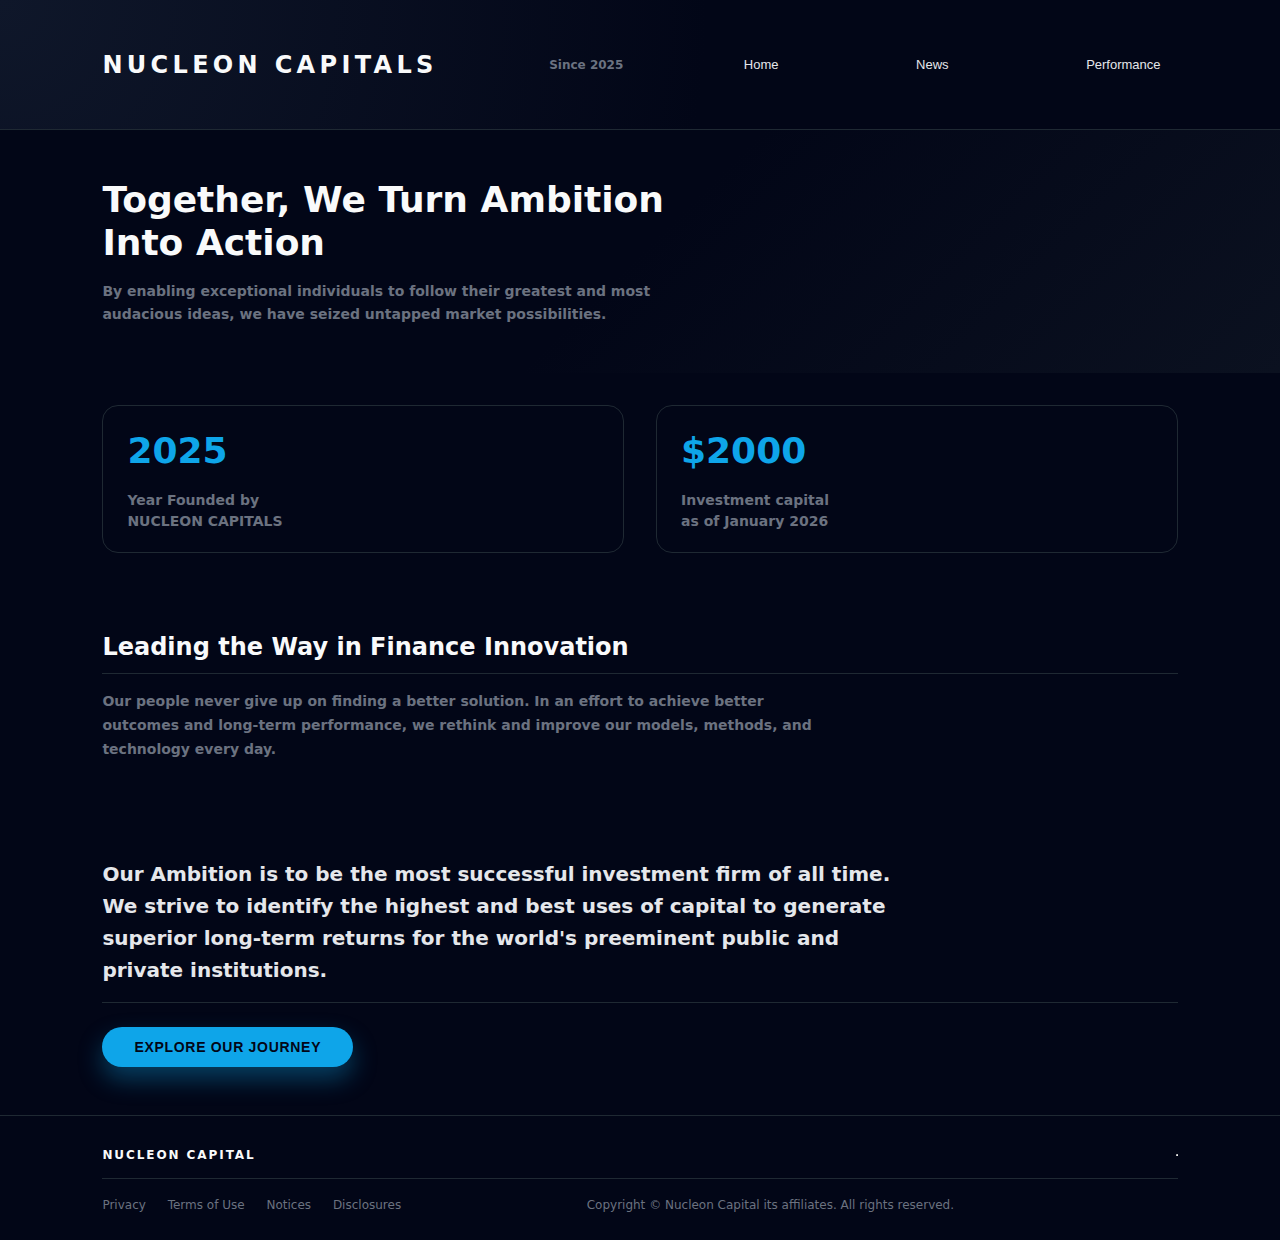
<file: index.html>
<!DOCTYPE html>
<html lang="en">
<head>
  <meta charset="UTF-8">
  <title>Nucleon Capital</title>
  <link rel="stylesheet" href="colors.css">
</head>
<body>
    <section class="section1">
        <h1 class="companyname">NUCLEON CAPITALS</h1>
        <h5 class="birth">Since 2025</h5>
        <button class="Homebutton">Home</button>
        <button class="Newsbutton" onclick="window.location.href='news.html'">News</button>
        <button class="Performancebutton"  onclick="window.location.href='performance.html'">Performance</button>
    </section>

    <section class="section2">
        <h1 class="quote1">Together, We Turn Ambition Into Action</h1>
        <h5 class="quote2">By enabling exceptional individuals to follow their greatest and most audacious ideas, we have seized untapped market possibilities.</h5>
        
    </section>

    <section class="section3">
        <label class="birthyear">
            <h1>2025</h1><br>
            <h4>Year Founded by <br>NUCLEON CAPITALS</h4>
        </label>
        <label class="AUM">
            <h1>$2000</h1><br>
            <h4>Investment capital<br>as of January 2026</h4>

        </label>
    </section>

    <section class="section4">
        <h1 class="quote3">Leading the Way in Finance Innovation</h1>
        <hr>
        <h5 class="quote4">Our people never give up on finding a better solution. In an effort to achieve better outcomes and long-term performance, we rethink and improve our models, methods, and technology every day.</h5>
    </section>



    <section class="section5">
        <h1 class="quote5">Our Ambition is to be the most successful investment firm of all time. We strive to identify the highest and best uses of capital to generate superior long-term returns for the world's preeminent public and private institutions.</h1>
        <hr>
        <button class="Journey">Explore our Journey</button>
    </section>

    <footer class="footer">
  <!-- top: logo + right menu -->
        <div class="footer-top">
            <div class="footer-logo">
            Nucleon Capital
            </div><hr>

    </div>

  <!-- line -->
        <hr class="footer-line">

  <!-- bottom: left links + center text + right icons -->
    <div class="footer-bottom">
    <div class="footer-links">
      <a href="#">Privacy</a>
      <a href="#">Terms of Use</a>
      <a href="#">Notices</a>
      <a href="#">Disclosures</a>
    </div>

    <div class="footer-copy">
      Copyright © Nucleon Capital its affiliates.
      All rights reserved.
    </div>

    <div class="footer-social">
      
      <a href="#"><i class="facebook"></i></a>
      <a href="#"><i class="instagram"></i></a>
      <a href="#"><i class="youtube"></i></a>
      <a href="#"><i class="twitter"></i></a>
    </div>
    </div>
</footer>

</body>
</html>
</file>
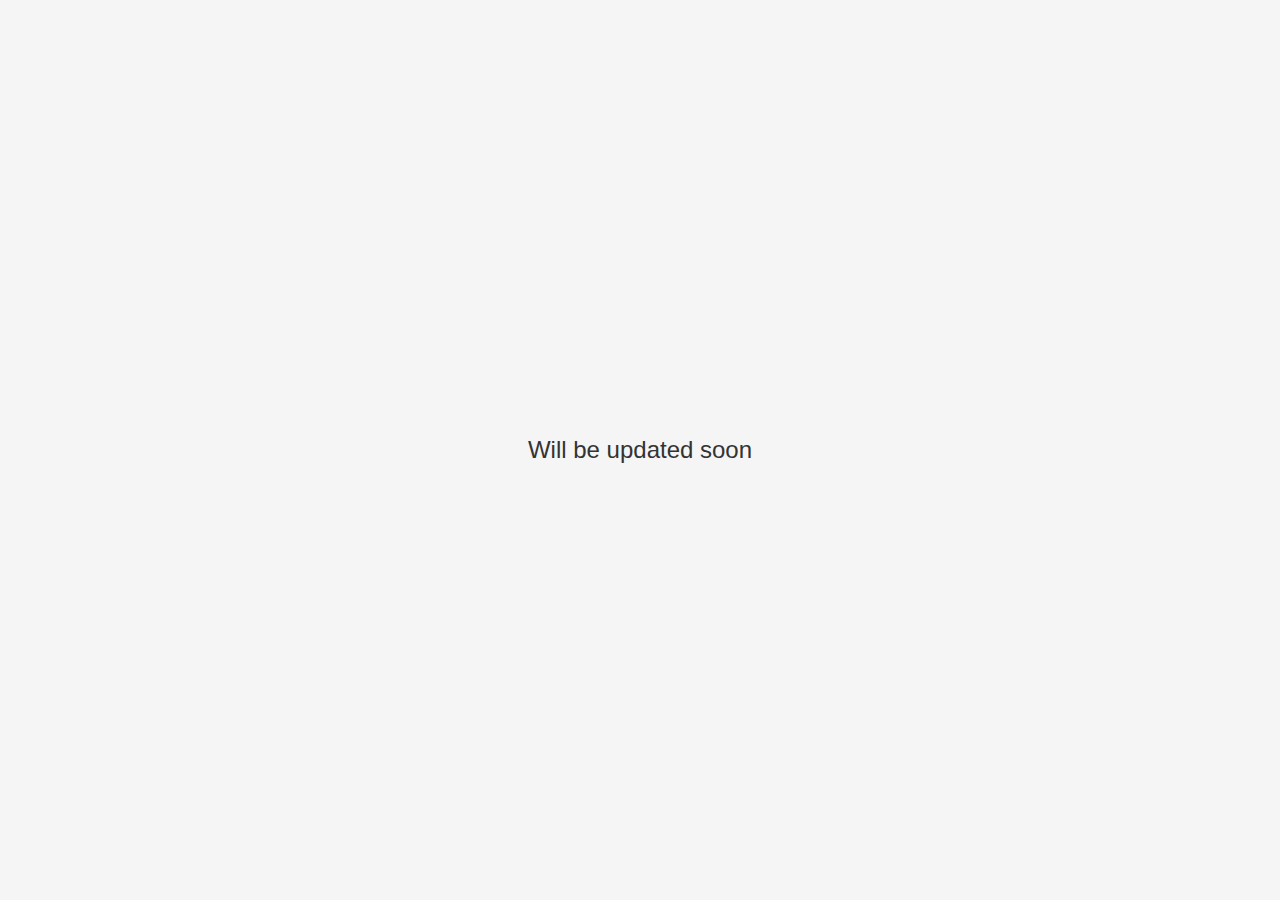
<file: news.html>
<!DOCTYPE html>
<html lang="en">
<head>
  <meta charset="UTF-8" />
  <title>News</title>
  <meta name="viewport" content="width=device-width, initial-scale=1.0" />
  <style>
    * {
      margin: 0;
      padding: 0;
      box-sizing: border-box;
    }

    body {
      font-family: Arial, sans-serif;
      background-color: #f5f5f5;
      color: #333;
      height: 100vh;
      display: flex;
      justify-content: center; /* horizontal center */
      align-items: center;    /* vertical center */
    }

    .message {
      font-size: 1.5rem;
      text-align: center;
    }
  </style>
</head>
<body>
  <div class="message">
    Will be updated soon
  </div>
</body>
</html>
</file>
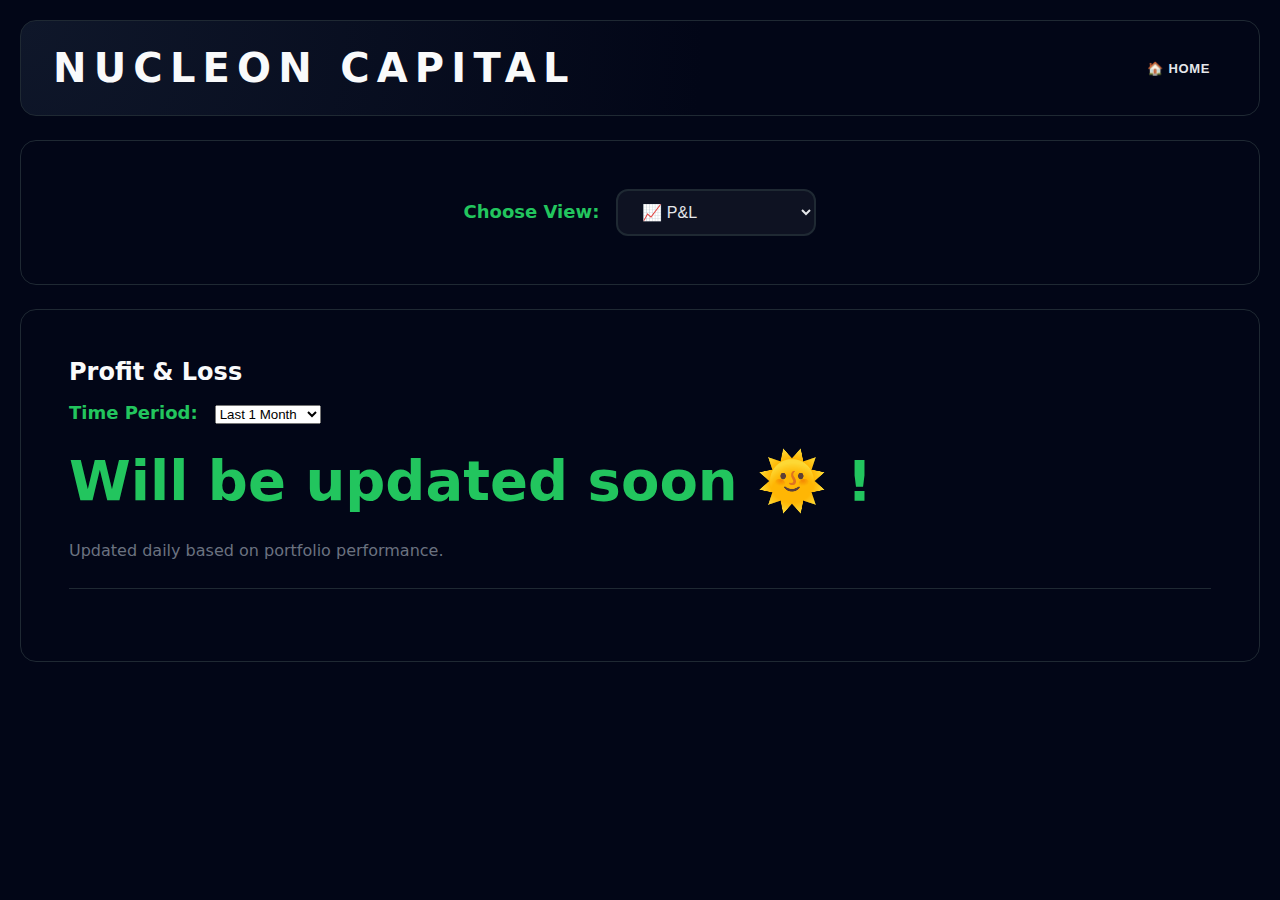
<file: performance.html>
<!DOCTYPE html>
<html>
<head>
  <title>Performance</title>
  <link rel="stylesheet" href="performance.css">
  <link rel="stylesheet" href="colors.css">
  <style>
    /* ===== YOUR EXACT Keyframes ===== */
    @keyframes fade-in-up {
      0% { opacity: 0; transform: translateY(12px); }
      100% { opacity: 1; transform: translateY(0); }
    }

    @keyframes float-soft {
      0% { transform: translateY(0); }
      50% { transform: translateY(-4px); }
      100% { transform: translateY(0); }
    }

    @keyframes glow-pulse {
      0% { box-shadow: 0 12px 25px rgba(14, 165, 233, 0.35); }
      50% { box-shadow: 0 18px 40px rgba(34, 197, 94, 0.5); }
      100% { box-shadow: 0 12px 25px rgba(14, 165, 233, 0.35); }
    }

    /* ===== YOUR EXACT Base Styles ===== */
    * {
      box-sizing: border-box;
      margin: 0;
      padding: 0;
      transition: all 0.3s cubic-bezier(0.4, 0, 0.2, 1);
    }

    /* ===== YOUR EXACT Color Variables ===== */
    :root {
      --primary: #0ea5e9;
      --primary-soft: #082f49;
      --secondary: #22c55e;
      --muted: #6b7280;
      --card-bg: #020617;
      --border-subtle: #1f2933;
    }

    body { 
      font-family: system-ui, -apple-system, BlinkMacSystemFont, "Segoe UI", sans-serif;
      background: #020617;
      color: #e5e7eb;
      animation: fade-in-up 0.7s ease-out;
      padding: 20px;
      min-height: 100vh;
    }

    /* ===== Title Section - EXACT .section1 Style ===== */
    .Title {
      display: flex;
      align-items: center;
      justify-content: space-between;
      background: radial-gradient(circle at top left, #0f172a 0, #020617 55%);
      border-bottom: 1px solid var(--border-subtle);
      padding: 24px 32px;
      border-radius: 16px;
      margin-bottom: 24px;
      animation: fade-in-up 0.7s ease-out;
    }

    /* ===== YOUR EXACT Company Name ===== */
    .companyname {
      font-size: clamp(1.8rem, 4vw, 2.5rem);
      letter-spacing: 0.18em;
      font-weight: 700;
      color: #f9fafb;
      text-transform: uppercase;
      margin: 0;
      transition: color 0.3s ease;
    }

    .companyname:hover {
      color: var(--primary);
    }

    /* ===== YOUR EXACT Nav Buttons ===== */
    .Homebutton {
      border: 1px solid transparent;
      background: transparent;
      color: #e5e7eb;
      padding: 8px 16px;
      margin-left: 8px;
      border-radius: 999px;
      cursor: pointer;
      font-size: 13px;
      font-weight: 600;
      letter-spacing: 0.05em;
      text-transform: uppercase;
      transition: all 0.25s ease;
    }

    .Homebutton:hover {
      background: var(--primary-soft);
      border-color: var(--primary);
      color: #f9fafb;
      transform: translateY(-1px);
    }

    /* ===== View Selector - EXACT Theme ===== */
    .view-selector {
      text-align: center;
      padding: 48px 8vw;
      background: #020617;
      border: 1px solid var(--border-subtle);
      border-radius: 16px;
      margin-bottom: 24px;
      transition: background 0.4s ease;
      animation: fade-in-up 0.9s ease-out;
    }

    .view-selector:hover {
      background-color: #02091f;
    }

    label {
      font-size: 18px;
      font-weight: 600;
      color: var(--secondary);
      margin-right: 12px;
    }

    #viewOption {
      background: rgba(255,255,255,0.05);
      border: 2px solid var(--border-subtle);
      color: #e5e7eb;
      padding: 12px 20px;
      border-radius: 12px;
      font-size: 16px;
      font-weight: 500;
      cursor: pointer;
      min-width: 200px;
      transition: all 0.3s ease;
    }

    #viewOption:hover {
      border-color: var(--primary);
      background: rgba(14, 165, 233, 0.1);
      transform: translateY(-2px);
    }

    /* ===== Content Sections - EXACT Card Style ===== */
    section {
      padding: 48px 8vw;
      background: #020617;
      border: 1px solid var(--border-subtle);
      border-radius: 16px;
      margin-bottom: 24px;
      transition: all 0.4s ease;
      animation: fade-in-up 0.9s ease-out;
    }

    section:hover {
      background-color: #02091f;
    }

    .content-section {
      opacity: 0;
      transform: translateY(12px);
      transition: all 0.5s cubic-bezier(0.25, 0.46, 0.45, 0.94);
      display: none;
    }

    .content-section.show {
      opacity: 1;
      transform: translateY(0);
      display: block;
    }

    /* ===== YOUR EXACT Typography ===== */
    h3 {
      font-size: 24px;
      color: #f9fafb;
      margin-bottom: 16px;
      font-weight: 600;
    }

    h2 {
      font-size: clamp(2.5rem, 8vw, 4rem);
      color: var(--primary);
      margin: 16px 0;
      animation: float-soft 4s ease-in-out infinite;
      transition: color 0.3s ease;
    }

    h2:hover {
      color: var(--secondary);
    }

    /* ===== Leaderboard - Card Style ===== */
    .leaderboard {
      list-style: none;
      padding: 0;
      margin: 24px 0;
    }

    .leaderboard li {
      padding: 24px;
      margin: 8px 0;
      border-radius: 16px;
      background: radial-gradient(circle at top, #020617 0, #020617 40%, #020617 100%);
      border: 1px solid var(--border-subtle);
      font-size: 18px;
      font-weight: 500;
      transition: all 0.25s ease;
      animation: fade-in-up 0.4s ease-out forwards;
      opacity: 0;
    }

    .leaderboard li:nth-child(1) { animation-delay: 0.1s; }
    .leaderboard li:nth-child(2) { animation-delay: 0.2s; }
    .leaderboard li:nth-child(3) { animation-delay: 0.3s; }
    .leaderboard li:nth-child(4) { animation-delay: 0.4s; }

    .leaderboard li:hover {
      transform: translateY(-4px);
      box-shadow: 0 18px 40px rgba(15, 23, 42, 0.8);
      border-color: var(--primary-soft);
    }

    /* ===== YOUR EXACT Journey Button ===== */
    .Journey {
      padding: 12px 32px;
      border-radius: 999px;
      border: none;
      cursor: pointer;
      font-size: 14px;
      font-weight: 600;
      letter-spacing: 0.05em;
      text-transform: uppercase;
      background: var(--primary);
      color: #020617;
      box-shadow: 0 12px 25px rgba(14, 165, 233, 0.35);
      transition: all 0.2s ease;
      animation: fade-in-up 1.2s ease-out;
      margin-top: 24px;
    }

    .Journey:hover {
      background: #38bdf8;
      transform: translateY(-2px) scale(1.02);
      animation: glow-pulse 1.5s ease-in-out infinite;
    }

    /* ===== YOUR EXACT HR ===== */
    hr {
      border: none;
      border-top: 1px solid var(--border-subtle);
      margin: 24px 0;
    }

    p {
      color: var(--muted);
      line-height: 1.6;
      font-size: 16px;
    }

    /* ===== YOUR EXACT Responsive ===== */
    @media (max-width: 768px) {
      .Title {
        flex-direction: column;
        align-items: flex-start;
        gap: 12px;
        padding: 32px 20px;
      }
      
      .Homebutton {
        width: 100%;
        max-width: 250px;
      }
      
      section, .view-selector {
        padding: 32px 20px;
      }
      
      body {
        padding: 10px;
      }
    }
  </style>
</head>
<body>

<!-- Company Title -->
<section class="Title">
  <h1 class="companyname">NUCLEON CAPITAL</h1>
  <button class="Homebutton" onclick="window.location.href='index.html'">🏠 Home</button>
</section>

<!-- Choose Display Option -->
<section class="view-selector">
  <label for="viewOption">Choose View:</label>
  <select id="viewOption" onchange="showSelectedView()">
    <option value="aum">💰 Total AUM</option>
    <option value="pnl" selected>📈 P&L</option>
    <option value="top">🏆 Top Performers</option>
  </select>
</section>

<!-- Content Area -->
<div id="contentArea">

  <!-- Total AUM View -->
  <section id="aumView" class="content-section">
    <h3 class="TotalAsset">Total Asset Under Management</h3>
    <h2 class="TotalAssetValue">Will be updated soon 🌞 !</h2>
    <p class="aum-change">NA <span style="color: var(--secondary);">↑</span></p>
    <hr>
  </section>

  <!-- P&L View -->
  <section id="pnlView" class="content-section">
    <h3 class="ProfitandLoss">Profit & Loss</h3>
    <label class="PL" for="timeperiod">Time Period:</label>
    <select id="timeperiod" name="timeperiod">
      <option value="1m">Last 1 Month</option>
      <option value="3m">Last 3 Months</option>
      <option value="6m">Last 6 Months</option>
      <option value="1y">Last 1 Year</option>
    </select>
    <h2 class="pnl-value">Will be updated soon 🌞 !</h2>
    <p>Updated daily based on portfolio performance.</p>
    <hr>
  </section>

  <!-- Top Performers View -->
  <section id="topView" class="content-section">
    <h3 class="TopPerformers">Top Performers</h3>
    <ol class="leaderboard">
      <li>Will be updated soon 🌞 !</li>
    </ol>
    <button class="Journey">View Full Journey</button>
  </section>

</div>

<script>
  function showSelectedView() {
    const option = document.getElementById("viewOption").value;
    const sections = ["aumView", "pnlView", "topView"];

    sections.forEach(function(id) {
      const el = document.getElementById(id);
      el.classList.remove("show");
    });

    const active = document.getElementById(option + "View");
    active.classList.add("show");
  }

  window.addEventListener("load", function () {
    showSelectedView();
  });
</script>

</body>
</html>
</file>
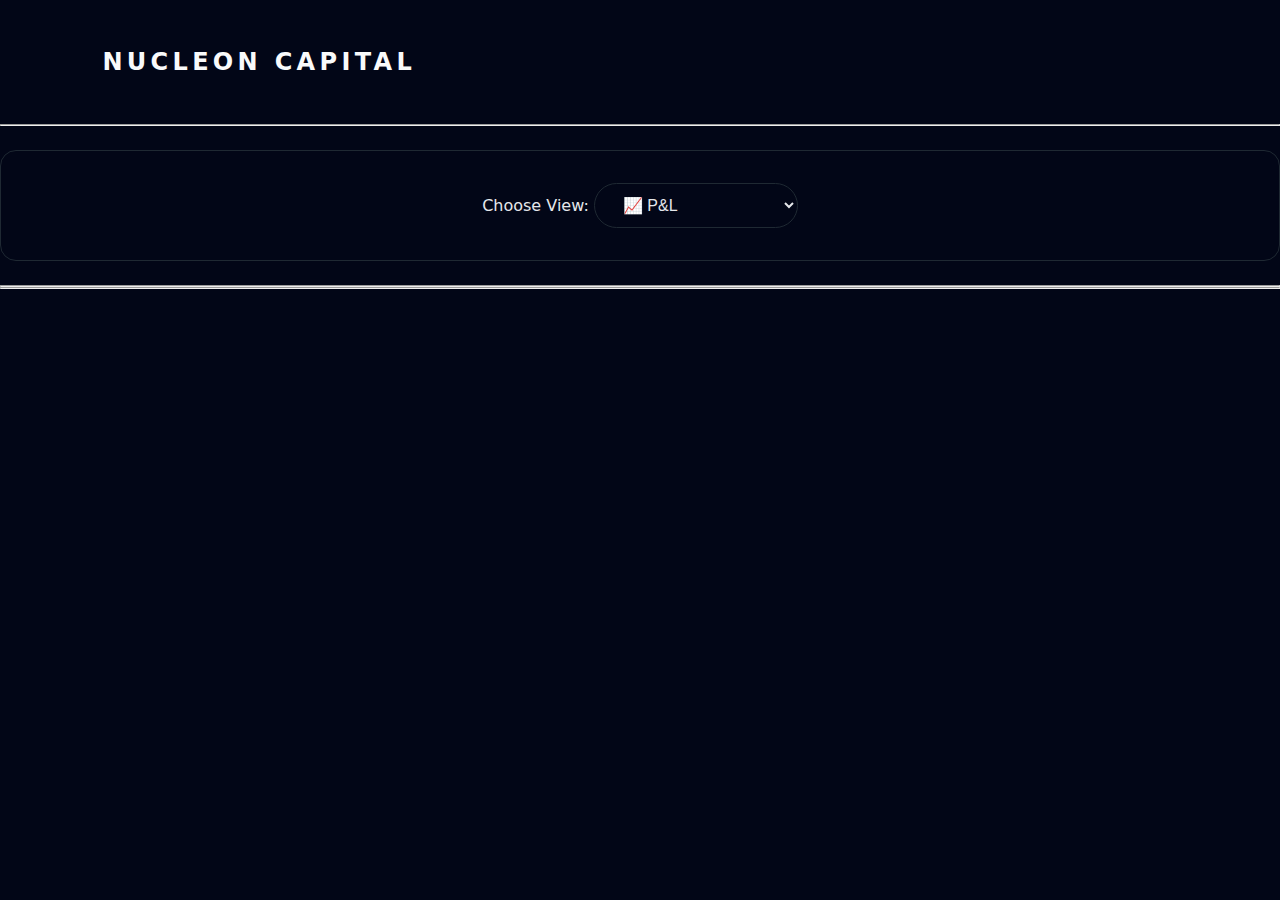
<file: Performance/performance.html>
<!DOCTYPE html>
<html>
<head>
  <title>NUCLEON CAPITAL</title>
  <link rel="stylesheet" href="performance.css">
  <style>
    /* ===== Embedded Animations ===== */
    @keyframes fadeInUp {
      from { opacity: 0; transform: translateY(30px); }
      to { opacity: 1; transform: translateY(0); }
    }
    
    @keyframes slideInLeft {
      from { opacity: 0; transform: translateX(-50px); }
      to { opacity: 1; transform: translateX(0); }
    }
    
    @keyframes pulseGlow {
      0%, 100% { box-shadow: 0 0 20px rgba(14, 165, 233, 0.3); }
      50% { box-shadow: 0 0 40px rgba(34, 197, 94, 0.6); }
    }
    
    @keyframes bounceIn {
      0% { transform: scale(0.3); opacity: 0; }
      50% { transform: scale(1.05); }
      70% { transform: scale(0.9); }
      100% { transform: scale(1); opacity: 1; }
    }
    
    @keyframes floatUp {
      0%, 100% { transform: translateY(0px); }
      50% { transform: translateY(-10px); }
    }

    /* ===== Base Transitions ===== */
    * { transition: all 0.3s cubic-bezier(0.4, 0, 0.2, 1); }
    
    body { animation: fadeInUp 0.8s ease-out; }
    
    /* ===== Section Animations ===== */
    section {
      animation: fadeInUp 0.6s ease-out;
      transform-origin: center;
    }
    
    /* ===== View Selector Animation ===== */
    #viewOption {
      animation: bounceIn 0.6s ease-out;
      transition: all 0.4s ease;
    }
    
    #viewOption:hover {
      transform: scale(1.05) rotate(2deg);
      box-shadow: 0 10px 30px rgba(14, 165, 233, 0.4);
    }
    
    /* ===== Content Section Transitions ===== */
    .content-section {
      opacity: 0;
      transform: translateY(20px) scale(0.95);
      transition: all 0.5s cubic-bezier(0.25, 0.46, 0.45, 0.94);
    }
    
    .content-section.show {
      opacity: 1;
      transform: translateY(0) scale(1);
      animation: slideInLeft 0.6s ease-out;
    }
    
    /* ===== Metric Animations ===== */
    h2 {
      animation: floatUp 3s ease-in-out infinite;
      transition: all 0.4s ease;
    }
    
    h2:hover {
      animation-play-state: paused;
      transform: scale(1.1);
      text-shadow: 0 0 20px currentColor;
    }
    
    /* ===== Leaderboard Animations ===== */
    .leaderboard li {
      position: relative;
      overflow: hidden;
      animation: fadeInUp 0.4s ease-out forwards;
      opacity: 0;
    }
    
    .leaderboard li:nth-child(1) { animation-delay: 0.1s; }
    .leaderboard li:nth-child(2) { animation-delay: 0.2s; }
    .leaderboard li:nth-child(3) { animation-delay: 0.3s; }
    .leaderboard li:nth-child(4) { animation-delay: 0.4s; }
    
    .leaderboard li:hover {
      transform: translateX(10px) scale(1.02);
      box-shadow: 0 10px 30px rgba(14, 165, 233, 0.3);
    }
    
    /* ===== Button Animations ===== */
    .Journey {
      position: relative;
      overflow: hidden;
      animation: pulseGlow 2s ease-in-out infinite;
    }
    
    .Journey::before {
      content: '';
      position: absolute;
      top: 0;
      left: -100%;
      width: 100%;
      height: 100%;
      background: linear-gradient(90deg, transparent, rgba(255,255,255,0.3), transparent);
      transition: left 0.5s;
    }
    
    .Journey:hover::before {
      left: 100%;
    }
    
    .Journey:hover {
      animation: pulseGlow 1s ease-in-out infinite;
      transform: translateY(-5px) scale(1.05);
    }
    
    /* ===== Label Hover Effects ===== */
    label {
      cursor: pointer;
      position: relative;
    }
    
    label:hover::after {
      content: '▼';
      position: absolute;
      right: -20px;
      top: 0;
      animation: bounceIn 0.5s ease-out;
    }
    
    /* ===== Staggered Load Animation ===== */
    .Title { animation-delay: 0.1s; }
    .view-selector { animation-delay: 0.3s; }
    #aumView { animation-delay: 0.5s; }
    #pnlView { animation-delay: 0.7s; }
    #topView { animation-delay: 0.9s; }
    
    /* ===== Responsive Animations ===== */
    @media (max-width: 768px) {
      .content-section {
        transform: translateY(10px) scale(0.98);
      }
    }
  </style>
</head>
<body bgcolor="black">

<!-- Company Title -->
<section class="Title">
  <h1 class="companyname">NUCLEON CAPITAL</h1>
</section><hr>

<!-- Choose Display Option -->
<section class="view-selector">
  <label for="viewOption">Choose View:</label>
  <select id="viewOption" onchange="showSelectedView()">
    <option value="aum">💰 Total AUM</option>
    <option value="pnl" selected>📈 P&L</option>
    <option value="top">🏆 Top Performers</option>
  </select>
</section><hr>

<!-- Content Area -->
<div id="contentArea">

  <!-- Total AUM View -->
  <section id="aumView" class="content-section show">
    <h3 class="TotalAsset">Total Asset Under Management</h3>
    <h2 class="TotalAssetValue">$247.8M</h2>
    <p class="aum-change">+12.4% this month <span style="animation: pulseGlow 2s infinite;">↑</span></p>
  </section><hr>

  <!-- P&L View -->
  <section id="pnlView" class="content-section">
    <h3 class="ProfitandLoss">Profit & Loss</h3>
    <label class="PL" for="timeperiod">Time Period:</label>
    <select id="timeperiod
</file>
<file: colors.css>
/* ===== Keyframes ===== */
@keyframes fade-in-up {
  0% {
    opacity: 0;
    transform: translateY(12px);
  }
  100% {
    opacity: 1;
    transform: translateY(0);
  }
}

@keyframes float-soft {
  0%   { transform: translateY(0); }
  50%  { transform: translateY(-4px); }
  100% { transform: translateY(0); }
}

@keyframes glow-pulse {
  0% {
    box-shadow: 0 12px 25px rgba(14, 165, 233, 0.35);
  }
  50% {
    box-shadow: 0 18px 40px rgba(34, 197, 94, 0.5);
  }
  100% {
    box-shadow: 0 12px 25px rgba(14, 165, 233, 0.35);
  }
}

/* ===== Base ===== */
* {
  box-sizing: border-box;
  margin: 0;
  padding: 0;
}

body {
  font-family: system-ui, -apple-system, BlinkMacSystemFont, "Segoe UI", sans-serif;
  background: #020617;
  color: #e5e7eb;
  /* fade body content on load */
  animation: fade-in-up 0.7s ease-out;
}

/* Accent colors */
:root {
  --primary: #0ea5e9;
  --primary-soft: #082f49;
  --secondary: #22c55e;
  --muted: #6b7280;
  --card-bg: #020617;
  --border-subtle: #1f2933;
}

/* ===== Layout ===== */
section {
  padding: 48px 8vw;
  transition: background 0.4s ease;
}

/* slight hover lift on cards sections */
.section3:hover,
.section4:hover,
.section5:hover {
  background-color: #02091f;
}

/* ===== Top bar (section1) ===== */
.section1 {
  display: flex;
  align-items: center;
  justify-content: space-between;
  background: radial-gradient(circle at top left, #0f172a 0, #020617 55%);
  border-bottom: 1px solid var(--border-subtle);
  animation: fade-in-up 0.7s ease-out;
}

.companyname {
  font-size: 24px;
  letter-spacing: 0.18em;
  font-weight: 700;
  color: #f9fafb;
  text-transform: uppercase;
  transition: color 0.3s ease;
}

/* logo subtle color shift on hover */
.companyname:hover {
  color: var(--primary);
}

.birth {
  margin-left: 16px;
  font-size: 12px;
  color: var(--muted);
}

/* nav buttons */
.Homebutton,
.Newsbutton,
.Performancebutton {
  border: 1px solid transparent;
  background: transparent;
  color: #e5e7eb;
  padding: 8px 16px;
  margin-left: 8px;
  border-radius: 999px;
  cursor: pointer;
  font-size: 13px;
  transition:
    background 0.25s ease,
    color 0.25s ease,
    border-color 0.25s ease,
    transform 0.2s ease;
}

.Homebutton:hover,
.Newsbutton:hover,
.Performancebutton:hover {
  background: var(--primary-soft);
  border-color: var(--primary);
  color: #f9fafb;
  transform: translateY(-1px);
}

/* ===== Hero (section2) ===== */
.section2 {
  background: linear-gradient(135deg, #020617 0%, #020617 50%, #0b1120 100%);
}

.quote1 {
  max-width: 640px;
  font-size: 36px;
  line-height: 1.2;
  color: #f9fafb;
  margin-bottom: 16px;
  animation: fade-in-up 0.8s ease-out;
}

.quote2 {
  max-width: 620px;
  font-size: 14px;
  line-height: 1.6;
  color: var(--muted);
  animation: fade-in-up 1s ease-out;
}

/* ===== Metrics (section3) ===== */
.section3 {
  display: flex;
  gap: 32px;
  padding-top: 32px;
  padding-bottom: 32px;
  background: #020617;
}

.section3 label {
  flex: 1;
  padding: 24px 24px 20px;
  border-radius: 16px;
  background: radial-gradient(circle at top, #020617 0, #020617 40%, #020617 100%);
  border: 1px solid var(--border-subtle);
  transition:
    transform 0.25s ease,
    box-shadow 0.25s ease,
    border-color 0.25s ease;
  animation: fade-in-up 0.9s ease-out;
}

/* metric cards float a bit on hover */
.section3 label:hover {
  transform: translateY(-4px);
  box-shadow: 0 18px 40px rgba(15, 23, 42, 0.8);
  border-color: var(--primary-soft);
}

.section3 h1 {
  font-size: 36px;
  color: var(--primary);
  transition: color 0.3s ease;
}

.section3 label:hover h1 {
  color: var(--secondary);
}

.section3 h4 {
  font-size: 14px;
  color: var(--muted);
  line-height: 1.5;
}

/* ===== Section 4 ===== */
.section4 {
  background: #020617;
}

.section4 .quote3 {
  font-size: 24px;
  margin-bottom: 12px;
  color: #f9fafb;
  animation: fade-in-up 0.9s ease-out;
}

.section4 hr {
  border: none;
  border-top: 1px solid var(--border-subtle);
  margin: 12px 0 16px;
}

.section4 .quote4 {
  max-width: 720px;
  font-size: 14px;
  line-height: 1.7;
  color: var(--muted);
  animation: fade-in-up 1.1s ease-out;
}

/* ===== Section 5 ===== */
.section5 {
  background: radial-gradient(circle at center, #020617 0, #020617 55%, #020617 100%);
}

.section5 .quote5 {
  max-width: 800px;
  font-size: 20px;
  line-height: 1.6;
  color: #e5e7eb;
  margin-bottom: 16px;
  animation: fade-in-up 1s ease-out;
}

.section5 hr {
  border: none;
  border-top: 1px solid var(--border-subtle);
  margin-bottom: 24px;
}

/* CTA button */
.Journey {
  padding: 12px 32px;
  border-radius: 999px;
  border: none;
  cursor: pointer;
  font-size: 14px;
  font-weight: 600;
  letter-spacing: 0.05em;
  text-transform: uppercase;
  background: var(--primary);
  color: #020617;
  box-shadow: 0 12px 25px rgba(14, 165, 233, 0.35);
  transition:
    transform 0.2s ease,
    box-shadow 0.2s ease,
    background 0.2s ease;
  animation: fade-in-up 1.2s ease-out;
}

/* hover: slight scale + glow pulse animation */
.Journey:hover {
  background: #38bdf8;
  transform: translateY(-2px) scale(1.02);
  animation: glow-pulse 1.5s ease-in-out infinite;
}

/* ===== Footer ===== */
.footer {
  background: #020617;
  border-top: 1px solid var(--border-subtle);
  padding: 32px 8vw 24px;
  color: var(--muted);
  font-size: 12px;
  animation: fade-in-up 1.1s ease-out;
}

.footer-top {
  display: flex;
  justify-content: space-between;
  align-items: center;
  margin-bottom: 16px;
}

.footer-logo {
  font-weight: 700;
  letter-spacing: 0.16em;
  text-transform: uppercase;
  color: #f9fafb;
  transition: color 0.3s ease;
}

.footer-logo:hover {
  color: var(--primary);
}

.footer-line {
  border: none;
  border-top: 1px solid var(--border-subtle);
  margin: 8px 0 16px;
}

.footer-bottom {
  display: flex;
  justify-content: space-between;
  align-items: center;
  gap: 24px;
}

.footer-links a {
  color: var(--muted);
  text-decoration: none;
  margin-right: 18px;
  transition: color 0.2s ease, transform 0.2s ease;
}

.footer-links a:hover {
  color: #f9fafb;
  transform: translateY(-1px);
}

.footer-copy {
  flex: 1;
  text-align: center;
}

.footer-social a {
  color: #9ca3af;
  margin-left: 14px;
  font-size: 18px;
  transition: color 0.2s ease, transform 0.2s ease;
}

.footer-social a:hover {
  color: var(--primary);
  transform: translateY(-2px);
}

/* ===== Responsive ===== */
@media (max-width: 768px) {
  .section1 {
    flex-direction: column;
    align-items: flex-start;
    gap: 12px;
  }

  .section3 {
    flex-direction: column;
  }

  .footer-bottom {
    flex-direction: column;
    align-items: flex-start;
  }

  .footer-copy {
    text-align: left;
  }
}
</file>
<file: performance.css>
<!DOCTYPE html>
<html>
<head>
  <title>NUCLEON CAPITAL</title>
  <style>
    /* ===== Keyframes from your CSS ===== */
    @keyframes fade-in-up {
      0% { opacity: 0; transform: translateY(12px); }
      100% { opacity: 1; transform: translateY(0); }
    }
    @keyframes float-soft {
      0% { transform: translateY(0); }
      50% { transform: translateY(-4px); }
      100% { transform: translateY(0); }
    }
    @keyframes glow-pulse {
      0% { box-shadow: 0 12px 25px rgba(14, 165, 233, 0.35); }
      50% { box-shadow: 0 18px 40px rgba(34, 197, 94, 0.5); }
      100% { box-shadow: 0 12px 25px rgba(14, 165, 233, 0.35); }
    }

    /* ===== Your Exact Base Styles ===== */
    * { box-sizing: border-box; margin: 0; padding: 0; }
    body {
      font-family: system-ui, -apple-system, BlinkMacSystemFont, "Segoe UI", sans-serif;
      background: #020617;
      color: #e5e7eb;
      animation: fade-in-up 0.7s ease-out;
    }

    /* ===== Your Exact Accent Colors ===== */
    :root {
      --primary: #0ea5e9;
      --primary-soft: #082f49;
      --secondary: #22c55e;
      --muted: #6b7280;
      --card-bg: #020617;
      --border-subtle: #1f2933;
    }

    /* ===== Layout with Your Styles ===== */
    section { 
      padding: 48px 8vw; 
      transition: background 0.4s ease;
    }

    /* ===== Navigation (section1) ===== */
    .section1 {
      display: flex;
      align-items: center;
      justify-content: space-between;
      background: radial-gradient(circle at top left, #0f172a 0, #020617 55%);
      border-bottom: 1px solid var(--border-subtle);
      animation: fade-in-up 0.7s ease-out;
      padding: 24px;
      border-radius: 16px;
      margin: 24px 0;
    }
    .companyname {
      font-size: 24px;
      letter-spacing: 0.18em;
      font-weight: 700;
      color: #f9fafb;
      text-transform: uppercase;
      transition: color 0.3s ease;
    }
    .companyname:hover { color: var(--primary); }

    .nav-buttons button {
      border: 1px solid transparent;
      background: transparent;
      color: #e5e7eb;
      padding: 8px 16px;
      margin-left: 8px;
      border-radius: 999px;
      cursor: pointer;
      font-size: 13px;
      transition: background 0.25s ease, color 0.25s ease, border-color 0.25s ease, transform 0.2s ease;
    }
    .nav-buttons button:hover {
      background: var(--primary-soft);
      border-color: var(--primary);
      color: #f9fafb;
      transform: translateY(-1px);
    }

    /* ===== View Selector ===== */
    .view-selector {
      text-align: center;
      padding: 32px;
      background: #020617;
      border: 1px solid var(--border-subtle);
      border-radius: 16px;
      margin: 24px 0;
    }
    .view-selector select {
      padding: 12px 24px;
      border-radius: 999px;
      border: 1px solid var(--border-subtle);
      background: #020617;
      color: #e5e7eb;
      font-size: 16px;
      cursor: pointer;
      transition: all 0.3s ease;
    }
    .view-selector select:hover {
      border-color: var(--primary);
      transform: translateY(-2px);
    }

    /* ===== Content Views ===== */
    .content-section {
      display: none;
      animation: fade-in-up 0.5s ease-out;
      background: #020617;
      border: 1px solid var(--border-subtle);
      border-radius: 16px;
      margin: 24px 0;
      padding: 48px;
      transition: all 0.3s ease;
    }
    .content-section.active { 
      display: block; 
    }
    .content-section:hover {
      transform: translateY(-4px);
      box-shadow: 0 18px 40px rgba(15, 23, 42, 0.8);
      border-color: var(--primary-soft);
    }

    /* ===== AUM View ===== */
    .aum-metric h2 {
      font-size: 48px;
      color: var(--primary);
      margin: 16px 0;
      transition: color 0.3s ease;
    }
    .aum-change { 
      color: var(--secondary); 
      font-size: 18px; 
    }

    /* ===== P&L View ===== */
    .pnl-section select {
      padding: 12px 20px;
      border-radius: 8px;
      border: 1px solid var(--border-subtle);
      background: #020617;
      color: #e5e7eb;
      margin: 16px 0;
      font-size: 14px;
    }
    .pnl-value {
      font-size: 56px;
      color: var(--secondary);
      margin: 24px 0;
      font-weight: 700;
    }

    /* ===== Top Performers ===== */
    .leaderboard ol {
      list-style: none;
      padding: 0;
    }
    .leaderboard li {
      padding: 16px;
      margin: 8px 0;
      border-radius: 12px;
      background: rgba(255,255,255,0.05);
      transition: all 0.3s ease;
      border: 1px solid var(--border-subtle);
    }
    .leaderboard li:hover {
      background: rgba(14, 165, 233, 0.15);
      transform: translateX(8px);
      border-color: var(--primary);
    }

    /* ===== CTA Button (Your Exact Styles) ===== */
    .Journey {
      padding: 12px 32px;
      border-radius: 999px;
      border: none;
      cursor: pointer;
      font-size: 14px;
      font-weight: 600;
      letter-spacing: 0.05em;
      text-transform: uppercase;
      background: var(--primary);
      color: #020617;
      box-shadow: 0 12px 25px rgba(14, 165, 233, 0.35);
      transition: transform 0.2s ease, box-shadow 0.2s ease, background 0.2s ease;
      animation: fade-in-up 1.2s ease-out;
      margin-top: 24px;
    }
    .Journey:hover {
      background: #38bdf8;
      transform: translateY(-2px) scale(1.02);
      animation: glow-pulse 1.5s ease-in-out infinite;
    }

    /* ===== Responsive (Your Exact Styles) ===== */
    @media (max-width: 768px) {
      .section1 { 
        flex-direction: column; 
        align-items: flex-start; 
        gap: 12px; 
      }
      section { padding: 24px 4vw; }
      .content-section { padding: 24px; }
    }
  </style>
</head>
<body>

<!-- Navigation -->
<section class="section1">
  <h1 class="companyname">NUCLEON CAPITAL</h1>
  <div class="nav-buttons">
    <button class="Homebutton" onclick="showView('home')">Home</button>
    <button class="Performancebutton" onclick="showView('performance')">Performance</button>
  </div>
</section>

<!-- View Selector -->
<section class="view-selector">
  <label style="display: block; margin-bottom: 16px; font-size: 18px;">Choose View:</label>
  <select id="viewOption" onchange="showSelectedView()">
    <option value="aum">💰 Total AUM</option>
    <option value="pnl">📈 P&L</option>
    <option value="top">🏆 Top Performers</option>
  </select>
</section>

<!-- Content Views -->
<div id="contentArea">

  <!-- AUM View -->
  <section id="aumView" class="content-section active">
    <h2>Total Assets Under Management</h2>
    <div class="aum-metric">
      <h2>$247.8M</h2>
      <div class="aum-change">+12.4% this month ↑</div>
    </div>
  </section>

  <!-- P&L View -->
  <section id="pnlView" class="content-section">
    <h2>Profit & Loss</h2>
    <div class="pnl-section">
      <label style="display: block; margin-bottom: 8px;">Time Period:</label>
      <select id="timeperiod">
        <option>Weekly</option>
        <option selected>Monthly</option>
        <option>Quarterly</option>
        <option>Yearly</option>
      </select>
      <div class="pnl-value">+28.7%</div>
      <button class="Journey" onclick="updatePNL()">🔄 Refresh Data</button>
    </div>
  </section>

  <!-- Top Performers View -->
  <section id="topView" class="content-section">
    <h2>🏆 Top Performers</h2>
    <div class="leaderboard">
      <ol>
        <li>🥇 John Doe - 98% (Equity L/S)</li>
        <li>🥈 Jane Smith - 96% (Market Neutral)</li>
        <li>🥉 Mike Johnson - 94% (Global Macro)</li>
        <li>⭐ Sarah Wilson - 92% (Arbitrage)</li>
      </ol>
    </div>
  </section>

</div>

<script>
let pnlValue = 28.7;

function showSelectedView() {
  const option = document.getElementById("viewOption").value;
  const sections = ["aumView", "pnlView", "topView"];
  sections.forEach(id => {
    document.getElementById(id).classList.remove("active");
  });
  document.getElementById(option + "View").classList.add("active");
}

function showView(view) {
  document.getElementById("viewOption").value = view === 'home' ? 'aum' : 'top';
  showSelectedView();
}

function updatePNL() {
  pnlValue += (Math.random() - 0.5) * 2;
  document.querySelector(".pnl-value").textContent = `+${pnlValue.toFixed(1)}%`;
}
</script>

</body>
</html>
</file>
<file: Performance/performance.css>
<!DOCTYPE html>
<html>
<head>
  <title>NUCLEON CAPITAL</title>
  <style>
    /* ===== Keyframes from your CSS ===== */
    @keyframes fade-in-up {
      0% { opacity: 0; transform: translateY(12px); }
      100% { opacity: 1; transform: translateY(0); }
    }
    @keyframes float-soft {
      0% { transform: translateY(0); }
      50% { transform: translateY(-4px); }
      100% { transform: translateY(0); }
    }
    @keyframes glow-pulse {
      0% { box-shadow: 0 12px 25px rgba(14, 165, 233, 0.35); }
      50% { box-shadow: 0 18px 40px rgba(34, 197, 94, 0.5); }
      100% { box-shadow: 0 12px 25px rgba(14, 165, 233, 0.35); }
    }

    /* ===== Your Exact Base Styles ===== */
    * { box-sizing: border-box; margin: 0; padding: 0; }
    body {
      font-family: system-ui, -apple-system, BlinkMacSystemFont, "Segoe UI", sans-serif;
      background: #020617;
      color: #e5e7eb;
      animation: fade-in-up 0.7s ease-out;
    }

    /* ===== Your Exact Accent Colors ===== */
    :root {
      --primary: #0ea5e9;
      --primary-soft: #082f49;
      --secondary: #22c55e;
      --muted: #6b7280;
      --card-bg: #020617;
      --border-subtle: #1f2933;
    }

    /* ===== Layout with Your Styles ===== */
    section { 
      padding: 48px 8vw; 
      transition: background 0.4s ease;
    }

    /* ===== Navigation (section1) ===== */
    .section1 {
      display: flex;
      align-items: center;
      justify-content: space-between;
      background: radial-gradient(circle at top left, #0f172a 0, #020617 55%);
      border-bottom: 1px solid var(--border-subtle);
      animation: fade-in-up 0.7s ease-out;
      padding: 24px;
      border-radius: 16px;
      margin: 24px 0;
    }
    .companyname {
      font-size: 24px;
      letter-spacing: 0.18em;
      font-weight: 700;
      color: #f9fafb;
      text-transform: uppercase;
      transition: color 0.3s ease;
    }
    .companyname:hover { color: var(--primary); }

    .nav-buttons button {
      border: 1px solid transparent;
      background: transparent;
      color: #e5e7eb;
      padding: 8px 16px;
      margin-left: 8px;
      border-radius: 999px;
      cursor: pointer;
      font-size: 13px;
      transition: background 0.25s ease, color 0.25s ease, border-color 0.25s ease, transform 0.2s ease;
    }
    .nav-buttons button:hover {
      background: var(--primary-soft);
      border-color: var(--primary);
      color: #f9fafb;
      transform: translateY(-1px);
    }

    /* ===== View Selector ===== */
    .view-selector {
      text-align: center;
      padding: 32px;
      background: #020617;
      border: 1px solid var(--border-subtle);
      border-radius: 16px;
      margin: 24px 0;
    }
    .view-selector select {
      padding: 12px 24px;
      border-radius: 999px;
      border: 1px solid var(--border-subtle);
      background: #020617;
      color: #e5e7eb;
      font-size: 16px;
      cursor: pointer;
      transition: all 0.3s ease;
    }
    .view-selector select:hover {
      border-color: var(--primary);
      transform: translateY(-2px);
    }

    /* ===== Content Views ===== */
    .content-section {
      display: none;
      animation: fade-in-up 0.5s ease-out;
      background: #020617;
      border: 1px solid var(--border-subtle);
      border-radius: 16px;
      margin: 24px 0;
      padding: 48px;
      transition: all 0.3s ease;
    }
    .content-section.active { 
      display: block; 
    }
    .content-section:hover {
      transform: translateY(-4px);
      box-shadow: 0 18px 40px rgba(15, 23, 42, 0.8);
      border-color: var(--primary-soft);
    }

    /* ===== AUM View ===== */
    .aum-metric h2 {
      font-size: 48px;
      color: var(--primary);
      margin: 16px 0;
      transition: color 0.3s ease;
    }
    .aum-change { 
      color: var(--secondary); 
      font-size: 18px; 
    }

    /* ===== P&L View ===== */
    .pnl-section select {
      padding: 12px 20px;
      border-radius: 8px;
      border: 1px solid var(--border-subtle);
      background: #020617;
      color: #e5e7eb;
      margin: 16px 0;
      font-size: 14px;
    }
    .pnl-value {
      font-size: 56px;
      color: var(--secondary);
      margin: 24px 0;
      font-weight: 700;
    }

    /* ===== Top Performers ===== */
    .leaderboard ol {
      list-style: none;
      padding: 0;
    }
    .leaderboard li {
      padding: 16px;
      margin: 8px 0;
      border-radius: 12px;
      background: rgba(255,255,255,0.05);
      transition: all 0.3s ease;
      border: 1px solid var(--border-subtle);
    }
    .leaderboard li:hover {
      background: rgba(14, 165, 233, 0.15);
      transform: translateX(8px);
      border-color: var(--primary);
    }

    /* ===== CTA Button (Your Exact Styles) ===== */
    .Journey {
      padding: 12px 32px;
      border-radius: 999px;
      border: none;
      cursor: pointer;
      font-size: 14px;
      font-weight: 600;
      letter-spacing: 0.05em;
      text-transform: uppercase;
      background: var(--primary);
      color: #020617;
      box-shadow: 0 12px 25px rgba(14, 165, 233, 0.35);
      transition: transform 0.2s ease, box-shadow 0.2s ease, background 0.2s ease;
      animation: fade-in-up 1.2s ease-out;
      margin-top: 24px;
    }
    .Journey:hover {
      background: #38bdf8;
      transform: translateY(-2px) scale(1.02);
      animation: glow-pulse 1.5s ease-in-out infinite;
    }

    /* ===== Responsive (Your Exact Styles) ===== */
    @media (max-width: 768px) {
      .section1 { 
        flex-direction: column; 
        align-items: flex-start; 
        gap: 12px; 
      }
      section { padding: 24px 4vw; }
      .content-section { padding: 24px; }
    }
  </style>
</head>
<body>

<!-- Navigation -->
<section class="section1">
  <h1 class="companyname">NUCLEON CAPITAL</h1>
  <div class="nav-buttons">
    <button class="Homebutton" onclick="showView('home')">Home</button>
    <button class="Performancebutton" onclick="showView('performance')">Performance</button>
  </div>
</section>

<!-- View Selector -->
<section class="view-selector">
  <label style="display: block; margin-bottom: 16px; font-size: 18px;">Choose View:</label>
  <select id="viewOption" onchange="showSelectedView()">
    <option value="aum">💰 Total AUM</option>
    <option value="pnl">📈 P&L</option>
    <option value="top">🏆 Top Performers</option>
  </select>
</section>

<!-- Content Views -->
<div id="contentArea">

  <!-- AUM View -->
  <section id="aumView" class="content-section active">
    <h2>Total Assets Under Management</h2>
    <div class="aum-metric">
      <h2>$247.8M</h2>
      <div class="aum-change">+12.4% this month ↑</div>
    </div>
  </section>

  <!-- P&L View -->
  <section id="pnlView" class="content-section">
    <h2>Profit & Loss</h2>
    <div class="pnl-section">
      <label style="display: block; margin-bottom: 8px;">Time Period:</label>
      <select id="timeperiod">
        <option>Weekly</option>
        <option selected>Monthly</option>
        <option>Quarterly</option>
        <option>Yearly</option>
      </select>
      <div class="pnl-value">+28.7%</div>
      <button class="Journey" onclick="updatePNL()">🔄 Refresh Data</button>
    </div>
  </section>

  <!-- Top Performers View -->
  <section id="topView" class="content-section">
    <h2>🏆 Top Performers</h2>
    <div class="leaderboard">
      <ol>
        <li>🥇 John Doe - 98% (Equity L/S)</li>
        <li>🥈 Jane Smith - 96% (Market Neutral)</li>
        <li>🥉 Mike Johnson - 94% (Global Macro)</li>
        <li>⭐ Sarah Wilson - 92% (Arbitrage)</li>
      </ol>
    </div>
  </section>

</div>

<script>
let pnlValue = 28.7;

function showSelectedView() {
  const option = document.getElementById("viewOption").value;
  const sections = ["aumView", "pnlView", "topView"];
  sections.forEach(id => {
    document.getElementById(id).classList.remove("active");
  });
  document.getElementById(option + "View").classList.add("active");
}

function showView(view) {
  document.getElementById("viewOption").value = view === 'home' ? 'aum' : 'top';
  showSelectedView();
}

function updatePNL() {
  pnlValue += (Math.random() - 0.5) * 2;
  document.querySelector(".pnl-value").textContent = `+${pnlValue.toFixed(1)}%`;
}
</script>

</body>
</html>
</file>
